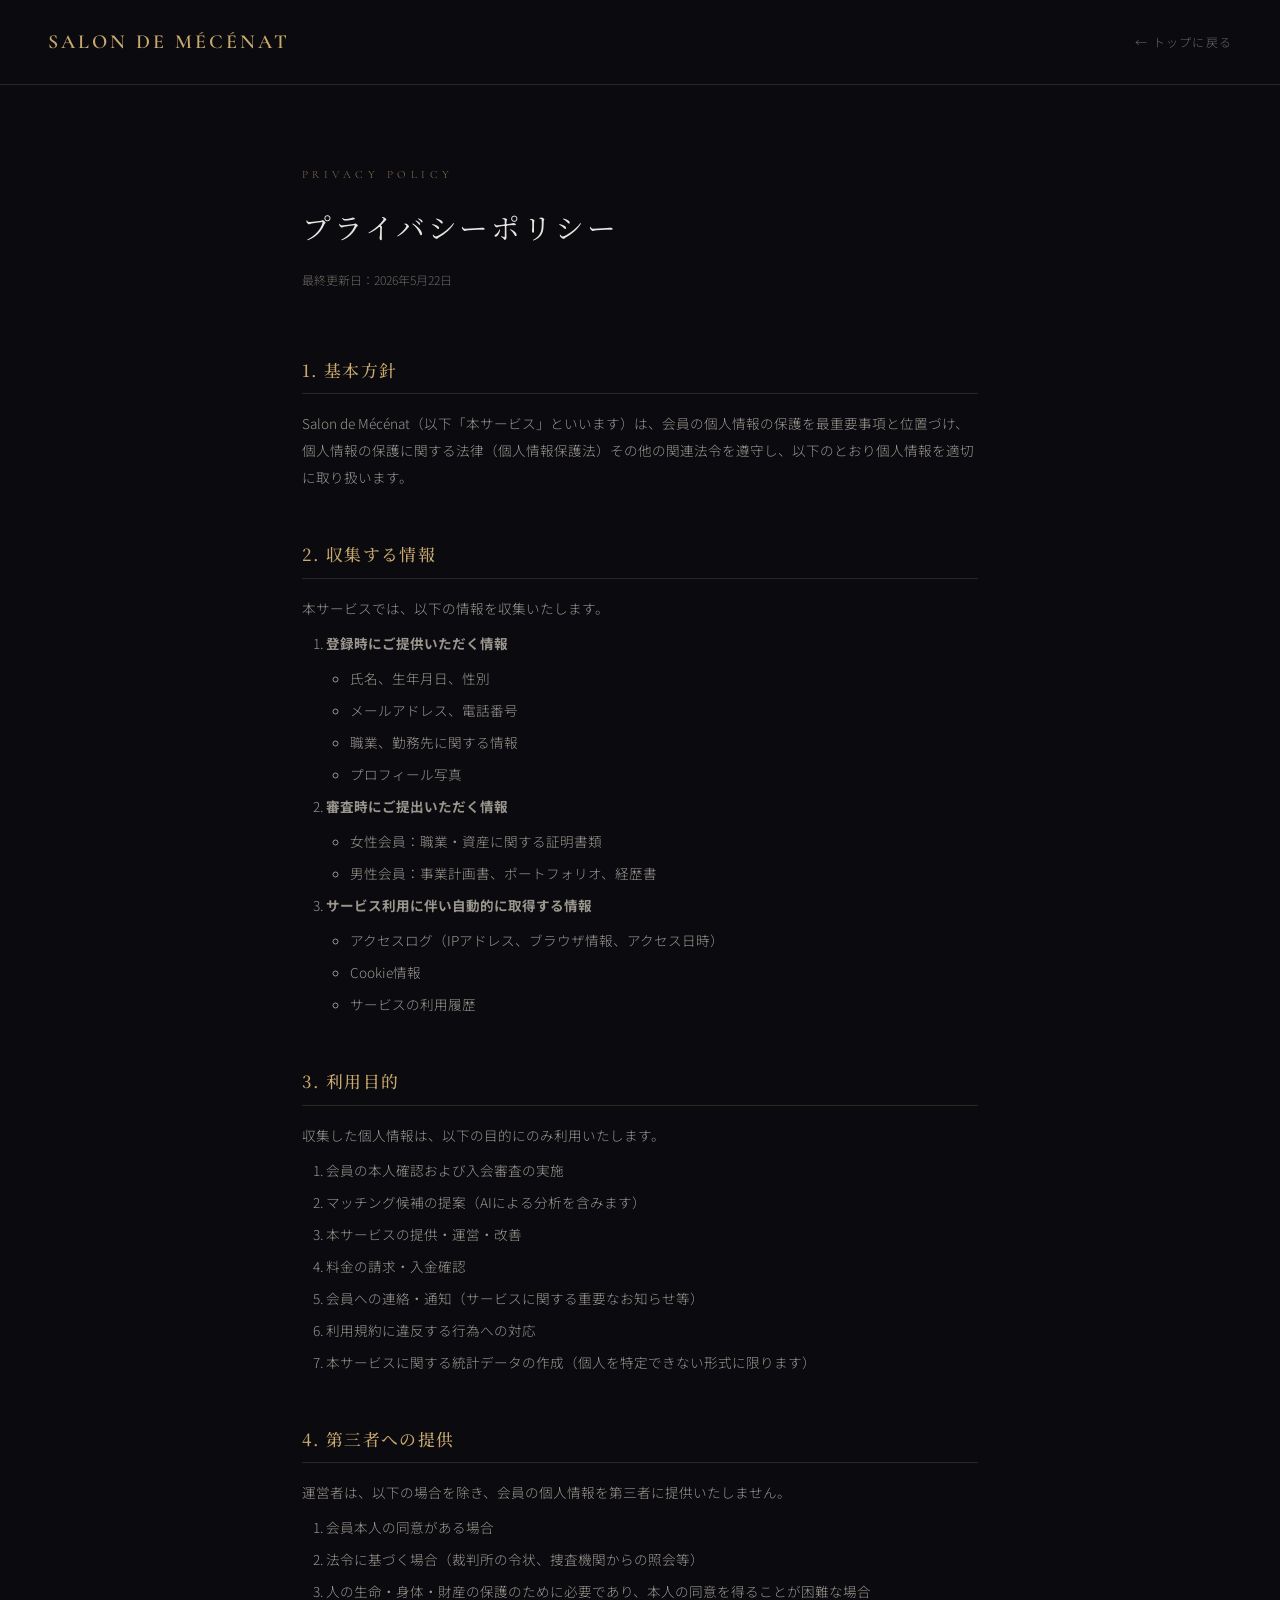
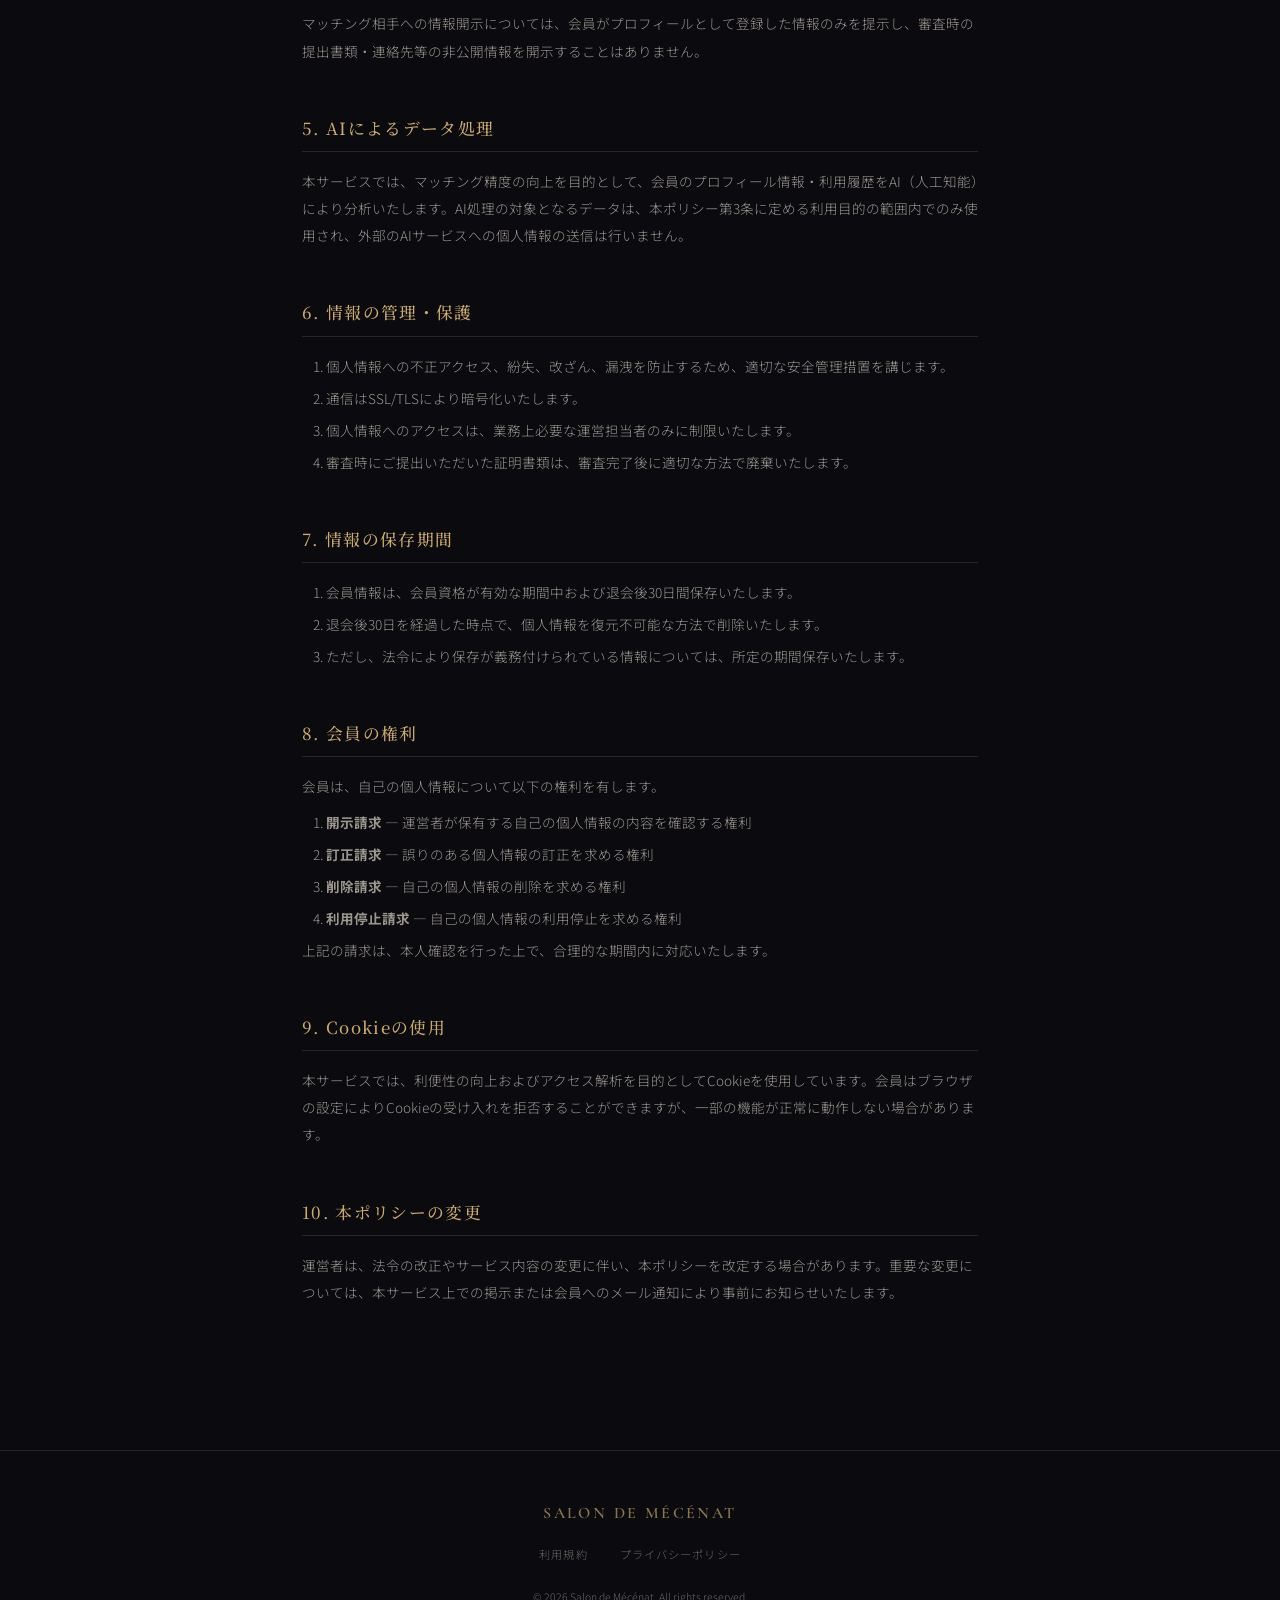
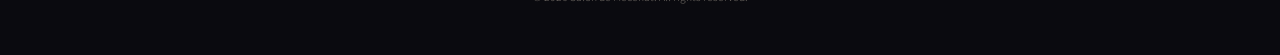
<file: lp/privacy.html>
<!DOCTYPE html>
<html lang="ja">
<head>
  <meta charset="UTF-8">
  <meta name="viewport" content="width=device-width, initial-scale=1.0">
  <title>プライバシーポリシー — Salon de Mécénat</title>
  <link rel="preconnect" href="https://fonts.googleapis.com">
  <link rel="preconnect" href="https://fonts.gstatic.com" crossorigin>
  <link href="https://fonts.googleapis.com/css2?family=Cormorant+Garamond:wght@400;600&family=Noto+Serif+JP:wght@300;400;500;600&family=Noto+Sans+JP:wght@300;400;500&display=swap" rel="stylesheet">
  <style>
    *, *::before, *::after { margin: 0; padding: 0; box-sizing: border-box; }

    :root {
      --color-bg: #0a0a0f;
      --color-bg-warm: #0f0d0a;
      --color-surface: #141418;
      --color-gold: #c9a96e;
      --color-gold-light: #dfc090;
      --color-gold-dim: #8a7550;
      --color-text: #e8e4df;
      --color-text-muted: #9a958d;
      --color-text-dim: #6b6660;
      --color-border: #2a2622;
      --font-serif-en: 'Cormorant Garamond', serif;
      --font-serif-jp: 'Noto Serif JP', serif;
      --font-sans-jp: 'Noto Sans JP', sans-serif;
    }

    html { scroll-behavior: smooth; }

    body {
      font-family: var(--font-sans-jp);
      background-color: var(--color-bg);
      color: var(--color-text);
      line-height: 1.8;
      font-weight: 300;
      -webkit-font-smoothing: antialiased;
    }

    nav {
      padding: 1.5rem 3rem;
      display: flex;
      justify-content: space-between;
      align-items: center;
      border-bottom: 1px solid var(--color-border);
    }

    .nav-logo {
      font-family: var(--font-serif-en);
      font-size: 1.25rem;
      font-weight: 600;
      color: var(--color-gold);
      letter-spacing: 0.15em;
      text-decoration: none;
    }

    .nav-back {
      font-size: 0.75rem;
      letter-spacing: 0.1em;
      color: var(--color-text-dim);
      text-decoration: none;
      transition: color 0.3s;
    }

    .nav-back:hover { color: var(--color-gold); }

    .legal-page {
      max-width: 740px;
      margin: 0 auto;
      padding: 5rem 2rem 6rem;
    }

    .legal-label {
      font-family: var(--font-serif-en);
      font-size: 0.7rem;
      letter-spacing: 0.4em;
      color: var(--color-gold-dim);
      text-transform: uppercase;
      margin-bottom: 1rem;
    }

    .legal-title {
      font-family: var(--font-serif-jp);
      font-size: 1.8rem;
      font-weight: 400;
      color: var(--color-text);
      letter-spacing: 0.1em;
      margin-bottom: 1rem;
    }

    .legal-updated {
      font-size: 0.75rem;
      color: var(--color-text-dim);
      margin-bottom: 4rem;
    }

    .legal-section {
      margin-bottom: 3rem;
    }

    .legal-section h2 {
      font-family: var(--font-serif-jp);
      font-size: 1.05rem;
      font-weight: 500;
      color: var(--color-gold);
      letter-spacing: 0.08em;
      margin-bottom: 1rem;
      padding-bottom: 0.5rem;
      border-bottom: 1px solid var(--color-border);
    }

    .legal-section p,
    .legal-section li {
      font-size: 0.85rem;
      color: var(--color-text-muted);
      line-height: 2;
      margin-bottom: 0.5rem;
    }

    .legal-section ol,
    .legal-section ul {
      padding-left: 1.5rem;
      margin-top: 0.5rem;
    }

    .legal-section ol li {
      margin-bottom: 0.3rem;
    }

    footer {
      padding: 3rem 2rem;
      text-align: center;
      border-top: 1px solid var(--color-border);
    }

    .footer-logo {
      font-family: var(--font-serif-en);
      font-size: 1rem;
      font-weight: 600;
      color: var(--color-gold-dim);
      letter-spacing: 0.15em;
      margin-bottom: 1rem;
    }

    .footer-links {
      display: flex;
      justify-content: center;
      gap: 2rem;
      margin-bottom: 1.5rem;
    }

    .footer-links a {
      font-size: 0.7rem;
      color: var(--color-text-dim);
      text-decoration: none;
      letter-spacing: 0.1em;
      transition: color 0.3s;
    }

    .footer-links a:hover { color: var(--color-gold); }

    .footer-copy {
      font-size: 0.65rem;
      color: var(--color-text-dim);
    }

    @media (max-width: 768px) {
      nav { padding: 1rem 1.5rem; }
      .legal-page { padding: 3rem 1.5rem 4rem; }
      .legal-title { font-size: 1.4rem; }
    }
  </style>
</head>
<body>

  <nav>
    <a href="index.html" class="nav-logo">SALON DE MÉCÉNAT</a>
    <a href="index.html" class="nav-back">← トップに戻る</a>
  </nav>

  <main class="legal-page">
    <p class="legal-label">Privacy Policy</p>
    <h1 class="legal-title">プライバシーポリシー</h1>
    <p class="legal-updated">最終更新日：2026年5月22日</p>

    <div class="legal-section">
      <h2>1. 基本方針</h2>
      <p>Salon de Mécénat（以下「本サービス」といいます）は、会員の個人情報の保護を最重要事項と位置づけ、個人情報の保護に関する法律（個人情報保護法）その他の関連法令を遵守し、以下のとおり個人情報を適切に取り扱います。</p>
    </div>

    <div class="legal-section">
      <h2>2. 収集する情報</h2>
      <p>本サービスでは、以下の情報を収集いたします。</p>
      <ol>
        <li><strong>登録時にご提供いただく情報</strong>
          <ul>
            <li>氏名、生年月日、性別</li>
            <li>メールアドレス、電話番号</li>
            <li>職業、勤務先に関する情報</li>
            <li>プロフィール写真</li>
          </ul>
        </li>
        <li><strong>審査時にご提出いただく情報</strong>
          <ul>
            <li>女性会員：職業・資産に関する証明書類</li>
            <li>男性会員：事業計画書、ポートフォリオ、経歴書</li>
          </ul>
        </li>
        <li><strong>サービス利用に伴い自動的に取得する情報</strong>
          <ul>
            <li>アクセスログ（IPアドレス、ブラウザ情報、アクセス日時）</li>
            <li>Cookie情報</li>
            <li>サービスの利用履歴</li>
          </ul>
        </li>
      </ol>
    </div>

    <div class="legal-section">
      <h2>3. 利用目的</h2>
      <p>収集した個人情報は、以下の目的にのみ利用いたします。</p>
      <ol>
        <li>会員の本人確認および入会審査の実施</li>
        <li>マッチング候補の提案（AIによる分析を含みます）</li>
        <li>本サービスの提供・運営・改善</li>
        <li>料金の請求・入金確認</li>
        <li>会員への連絡・通知（サービスに関する重要なお知らせ等）</li>
        <li>利用規約に違反する行為への対応</li>
        <li>本サービスに関する統計データの作成（個人を特定できない形式に限ります）</li>
      </ol>
    </div>

    <div class="legal-section">
      <h2>4. 第三者への提供</h2>
      <p>運営者は、以下の場合を除き、会員の個人情報を第三者に提供いたしません。</p>
      <ol>
        <li>会員本人の同意がある場合</li>
        <li>法令に基づく場合（裁判所の令状、捜査機関からの照会等）</li>
        <li>人の生命・身体・財産の保護のために必要であり、本人の同意を得ることが困難な場合</li>
      </ol>
      <p>マッチング相手への情報開示については、会員がプロフィールとして登録した情報のみを提示し、審査時の提出書類・連絡先等の非公開情報を開示することはありません。</p>
    </div>

    <div class="legal-section">
      <h2>5. AIによるデータ処理</h2>
      <p>本サービスでは、マッチング精度の向上を目的として、会員のプロフィール情報・利用履歴をAI（人工知能）により分析いたします。AI処理の対象となるデータは、本ポリシー第3条に定める利用目的の範囲内でのみ使用され、外部のAIサービスへの個人情報の送信は行いません。</p>
    </div>

    <div class="legal-section">
      <h2>6. 情報の管理・保護</h2>
      <ol>
        <li>個人情報への不正アクセス、紛失、改ざん、漏洩を防止するため、適切な安全管理措置を講じます。</li>
        <li>通信はSSL/TLSにより暗号化いたします。</li>
        <li>個人情報へのアクセスは、業務上必要な運営担当者のみに制限いたします。</li>
        <li>審査時にご提出いただいた証明書類は、審査完了後に適切な方法で廃棄いたします。</li>
      </ol>
    </div>

    <div class="legal-section">
      <h2>7. 情報の保存期間</h2>
      <ol>
        <li>会員情報は、会員資格が有効な期間中および退会後30日間保存いたします。</li>
        <li>退会後30日を経過した時点で、個人情報を復元不可能な方法で削除いたします。</li>
        <li>ただし、法令により保存が義務付けられている情報については、所定の期間保存いたします。</li>
      </ol>
    </div>

    <div class="legal-section">
      <h2>8. 会員の権利</h2>
      <p>会員は、自己の個人情報について以下の権利を有します。</p>
      <ol>
        <li><strong>開示請求</strong> — 運営者が保有する自己の個人情報の内容を確認する権利</li>
        <li><strong>訂正請求</strong> — 誤りのある個人情報の訂正を求める権利</li>
        <li><strong>削除請求</strong> — 自己の個人情報の削除を求める権利</li>
        <li><strong>利用停止請求</strong> — 自己の個人情報の利用停止を求める権利</li>
      </ol>
      <p>上記の請求は、本人確認を行った上で、合理的な期間内に対応いたします。</p>
    </div>

    <div class="legal-section">
      <h2>9. Cookieの使用</h2>
      <p>本サービスでは、利便性の向上およびアクセス解析を目的としてCookieを使用しています。会員はブラウザの設定によりCookieの受け入れを拒否することができますが、一部の機能が正常に動作しない場合があります。</p>
    </div>

    <div class="legal-section">
      <h2>10. 本ポリシーの変更</h2>
      <p>運営者は、法令の改正やサービス内容の変更に伴い、本ポリシーを改定する場合があります。重要な変更については、本サービス上での掲示または会員へのメール通知により事前にお知らせいたします。</p>
    </div>

  </main>

  <footer>
    <p class="footer-logo">SALON DE MÉCÉNAT</p>
    <div class="footer-links">
      <a href="terms.html">利用規約</a>
      <a href="privacy.html">プライバシーポリシー</a>
    </div>
    <p class="footer-copy">&copy; 2026 Salon de Mécénat. All rights reserved.</p>
  </footer>

</body>
</html>
</file>
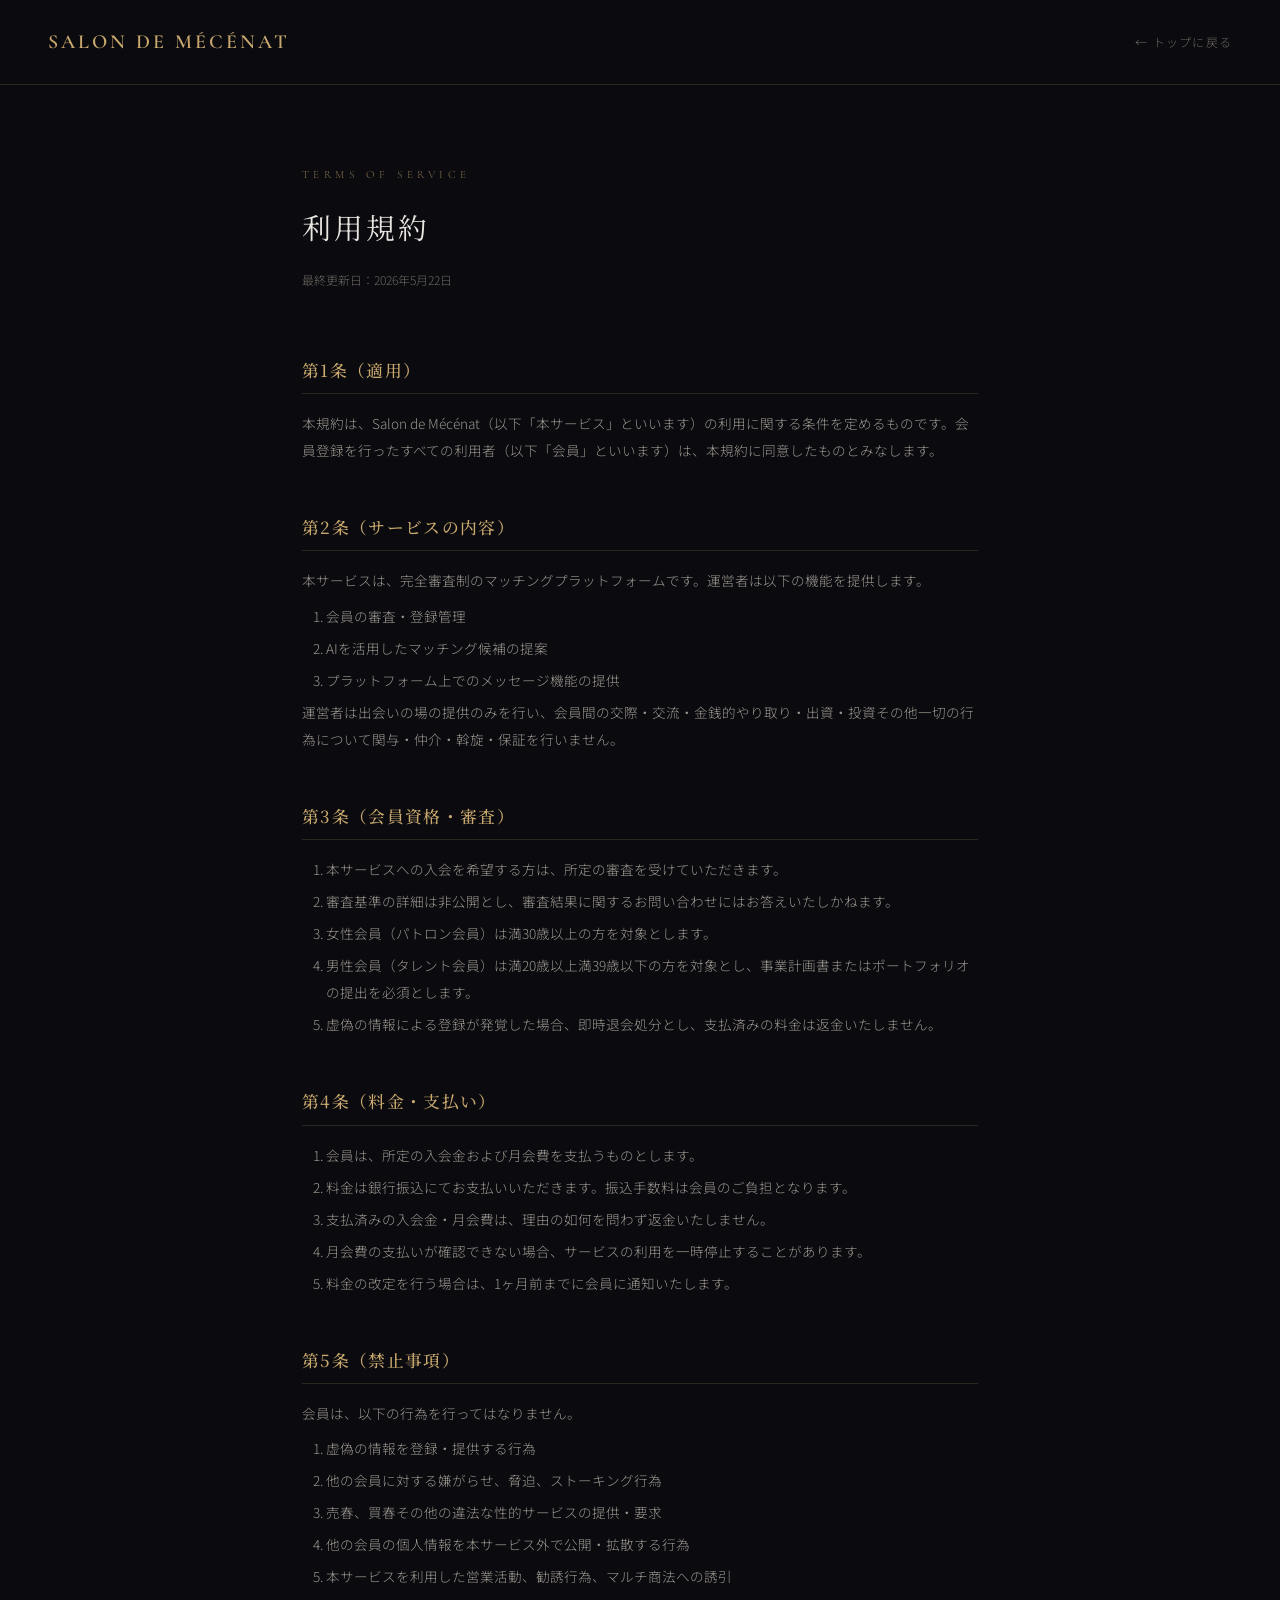
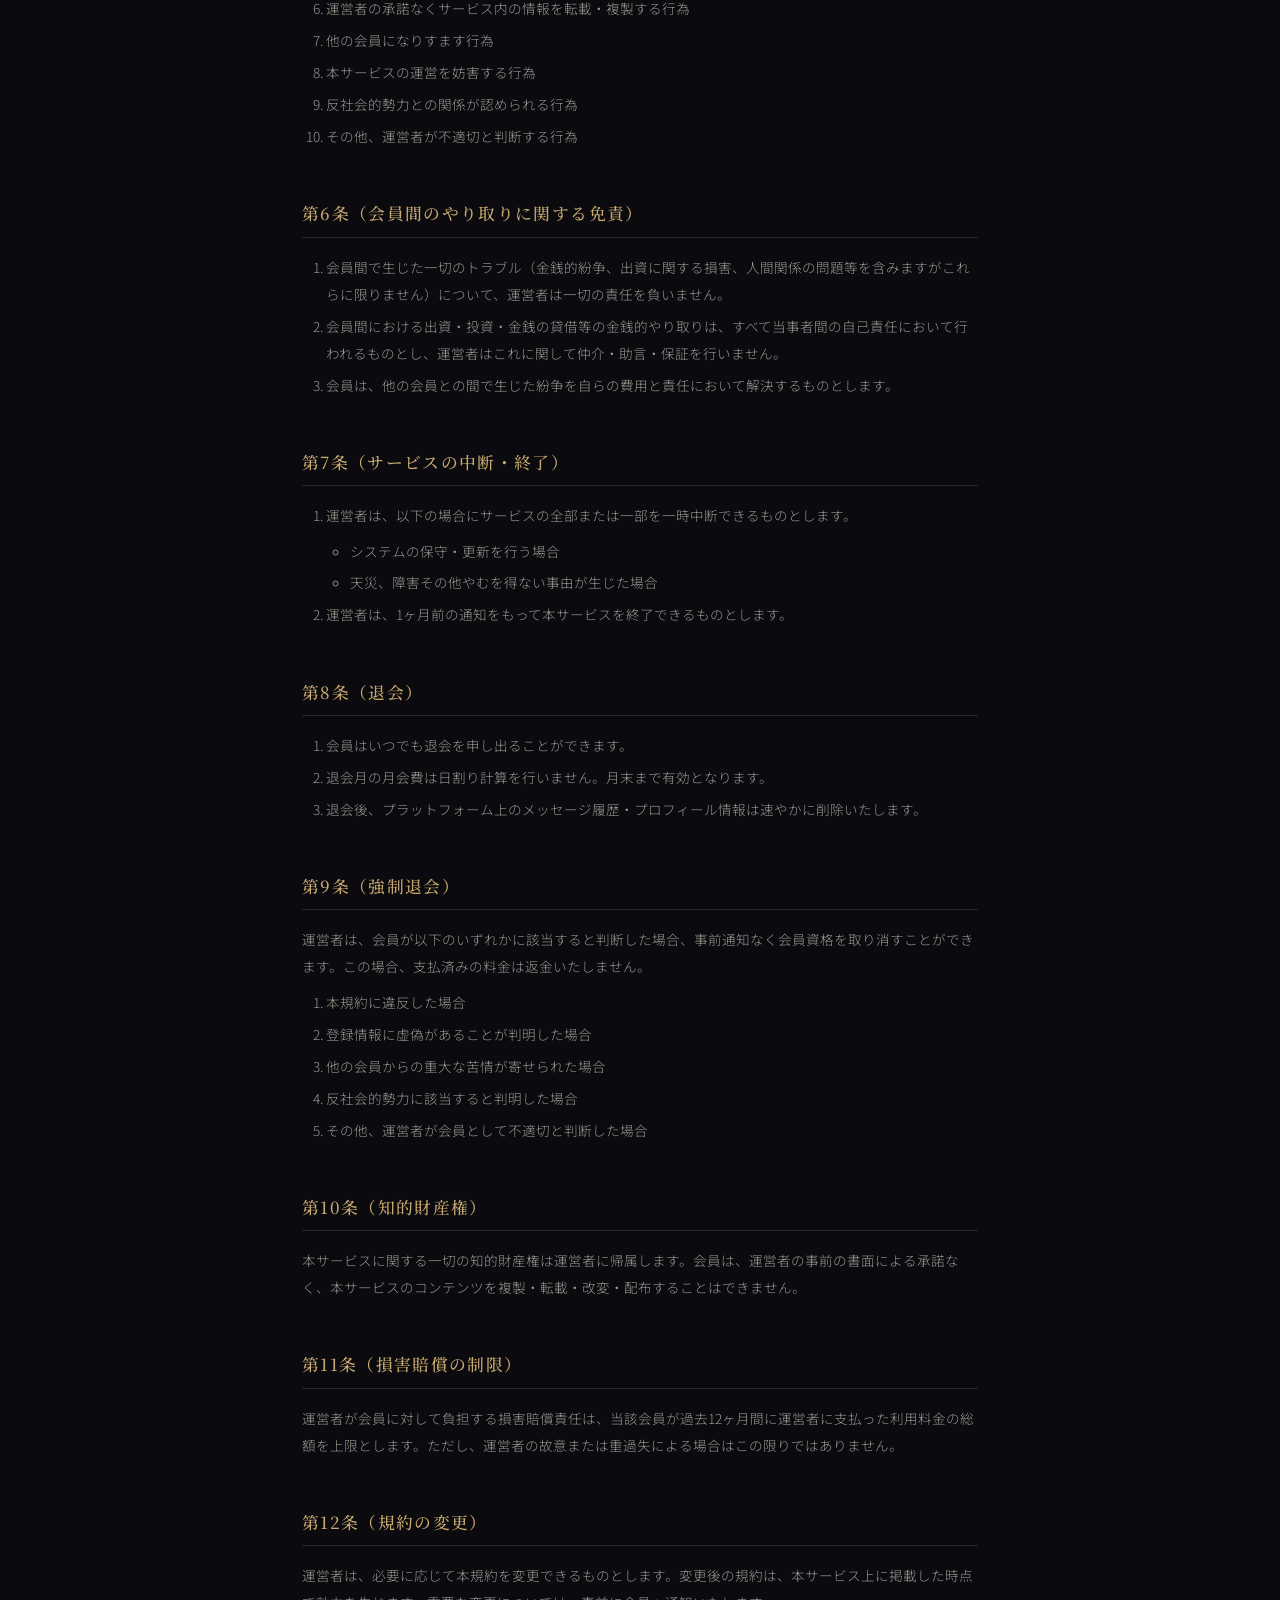
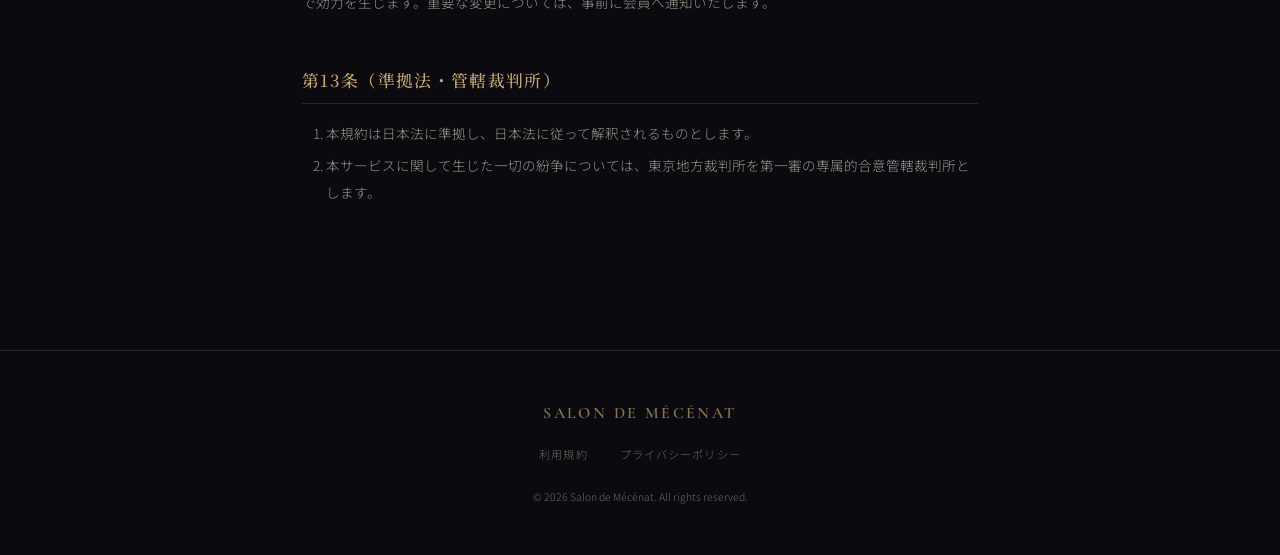
<file: lp/terms.html>
<!DOCTYPE html>
<html lang="ja">
<head>
  <meta charset="UTF-8">
  <meta name="viewport" content="width=device-width, initial-scale=1.0">
  <title>利用規約 — Salon de Mécénat</title>
  <link rel="preconnect" href="https://fonts.googleapis.com">
  <link rel="preconnect" href="https://fonts.gstatic.com" crossorigin>
  <link href="https://fonts.googleapis.com/css2?family=Cormorant+Garamond:wght@400;600&family=Noto+Serif+JP:wght@300;400;500;600&family=Noto+Sans+JP:wght@300;400;500&display=swap" rel="stylesheet">
  <style>
    *, *::before, *::after { margin: 0; padding: 0; box-sizing: border-box; }

    :root {
      --color-bg: #0a0a0f;
      --color-bg-warm: #0f0d0a;
      --color-surface: #141418;
      --color-gold: #c9a96e;
      --color-gold-light: #dfc090;
      --color-gold-dim: #8a7550;
      --color-text: #e8e4df;
      --color-text-muted: #9a958d;
      --color-text-dim: #6b6660;
      --color-border: #2a2622;
      --font-serif-en: 'Cormorant Garamond', serif;
      --font-serif-jp: 'Noto Serif JP', serif;
      --font-sans-jp: 'Noto Sans JP', sans-serif;
    }

    html { scroll-behavior: smooth; }

    body {
      font-family: var(--font-sans-jp);
      background-color: var(--color-bg);
      color: var(--color-text);
      line-height: 1.8;
      font-weight: 300;
      -webkit-font-smoothing: antialiased;
    }

    nav {
      padding: 1.5rem 3rem;
      display: flex;
      justify-content: space-between;
      align-items: center;
      border-bottom: 1px solid var(--color-border);
    }

    .nav-logo {
      font-family: var(--font-serif-en);
      font-size: 1.25rem;
      font-weight: 600;
      color: var(--color-gold);
      letter-spacing: 0.15em;
      text-decoration: none;
    }

    .nav-back {
      font-size: 0.75rem;
      letter-spacing: 0.1em;
      color: var(--color-text-dim);
      text-decoration: none;
      transition: color 0.3s;
    }

    .nav-back:hover { color: var(--color-gold); }

    .legal-page {
      max-width: 740px;
      margin: 0 auto;
      padding: 5rem 2rem 6rem;
    }

    .legal-label {
      font-family: var(--font-serif-en);
      font-size: 0.7rem;
      letter-spacing: 0.4em;
      color: var(--color-gold-dim);
      text-transform: uppercase;
      margin-bottom: 1rem;
    }

    .legal-title {
      font-family: var(--font-serif-jp);
      font-size: 1.8rem;
      font-weight: 400;
      color: var(--color-text);
      letter-spacing: 0.1em;
      margin-bottom: 1rem;
    }

    .legal-updated {
      font-size: 0.75rem;
      color: var(--color-text-dim);
      margin-bottom: 4rem;
    }

    .legal-section {
      margin-bottom: 3rem;
    }

    .legal-section h2 {
      font-family: var(--font-serif-jp);
      font-size: 1.05rem;
      font-weight: 500;
      color: var(--color-gold);
      letter-spacing: 0.08em;
      margin-bottom: 1rem;
      padding-bottom: 0.5rem;
      border-bottom: 1px solid var(--color-border);
    }

    .legal-section p,
    .legal-section li {
      font-size: 0.85rem;
      color: var(--color-text-muted);
      line-height: 2;
      margin-bottom: 0.5rem;
    }

    .legal-section ol,
    .legal-section ul {
      padding-left: 1.5rem;
      margin-top: 0.5rem;
    }

    .legal-section ol li {
      margin-bottom: 0.3rem;
    }

    footer {
      padding: 3rem 2rem;
      text-align: center;
      border-top: 1px solid var(--color-border);
    }

    .footer-logo {
      font-family: var(--font-serif-en);
      font-size: 1rem;
      font-weight: 600;
      color: var(--color-gold-dim);
      letter-spacing: 0.15em;
      margin-bottom: 1rem;
    }

    .footer-links {
      display: flex;
      justify-content: center;
      gap: 2rem;
      margin-bottom: 1.5rem;
    }

    .footer-links a {
      font-size: 0.7rem;
      color: var(--color-text-dim);
      text-decoration: none;
      letter-spacing: 0.1em;
      transition: color 0.3s;
    }

    .footer-links a:hover { color: var(--color-gold); }

    .footer-copy {
      font-size: 0.65rem;
      color: var(--color-text-dim);
    }

    @media (max-width: 768px) {
      nav { padding: 1rem 1.5rem; }
      .legal-page { padding: 3rem 1.5rem 4rem; }
      .legal-title { font-size: 1.4rem; }
    }
  </style>
</head>
<body>

  <nav>
    <a href="index.html" class="nav-logo">SALON DE MÉCÉNAT</a>
    <a href="index.html" class="nav-back">← トップに戻る</a>
  </nav>

  <main class="legal-page">
    <p class="legal-label">Terms of Service</p>
    <h1 class="legal-title">利用規約</h1>
    <p class="legal-updated">最終更新日：2026年5月22日</p>

    <div class="legal-section">
      <h2>第1条（適用）</h2>
      <p>本規約は、Salon de Mécénat（以下「本サービス」といいます）の利用に関する条件を定めるものです。会員登録を行ったすべての利用者（以下「会員」といいます）は、本規約に同意したものとみなします。</p>
    </div>

    <div class="legal-section">
      <h2>第2条（サービスの内容）</h2>
      <p>本サービスは、完全審査制のマッチングプラットフォームです。運営者は以下の機能を提供します。</p>
      <ol>
        <li>会員の審査・登録管理</li>
        <li>AIを活用したマッチング候補の提案</li>
        <li>プラットフォーム上でのメッセージ機能の提供</li>
      </ol>
      <p>運営者は出会いの場の提供のみを行い、会員間の交際・交流・金銭的やり取り・出資・投資その他一切の行為について関与・仲介・斡旋・保証を行いません。</p>
    </div>

    <div class="legal-section">
      <h2>第3条（会員資格・審査）</h2>
      <ol>
        <li>本サービスへの入会を希望する方は、所定の審査を受けていただきます。</li>
        <li>審査基準の詳細は非公開とし、審査結果に関するお問い合わせにはお答えいたしかねます。</li>
        <li>女性会員（パトロン会員）は満30歳以上の方を対象とします。</li>
        <li>男性会員（タレント会員）は満20歳以上満39歳以下の方を対象とし、事業計画書またはポートフォリオの提出を必須とします。</li>
        <li>虚偽の情報による登録が発覚した場合、即時退会処分とし、支払済みの料金は返金いたしません。</li>
      </ol>
    </div>

    <div class="legal-section">
      <h2>第4条（料金・支払い）</h2>
      <ol>
        <li>会員は、所定の入会金および月会費を支払うものとします。</li>
        <li>料金は銀行振込にてお支払いいただきます。振込手数料は会員のご負担となります。</li>
        <li>支払済みの入会金・月会費は、理由の如何を問わず返金いたしません。</li>
        <li>月会費の支払いが確認できない場合、サービスの利用を一時停止することがあります。</li>
        <li>料金の改定を行う場合は、1ヶ月前までに会員に通知いたします。</li>
      </ol>
    </div>

    <div class="legal-section">
      <h2>第5条（禁止事項）</h2>
      <p>会員は、以下の行為を行ってはなりません。</p>
      <ol>
        <li>虚偽の情報を登録・提供する行為</li>
        <li>他の会員に対する嫌がらせ、脅迫、ストーキング行為</li>
        <li>売春、買春その他の違法な性的サービスの提供・要求</li>
        <li>他の会員の個人情報を本サービス外で公開・拡散する行為</li>
        <li>本サービスを利用した営業活動、勧誘行為、マルチ商法への誘引</li>
        <li>運営者の承諾なくサービス内の情報を転載・複製する行為</li>
        <li>他の会員になりすます行為</li>
        <li>本サービスの運営を妨害する行為</li>
        <li>反社会的勢力との関係が認められる行為</li>
        <li>その他、運営者が不適切と判断する行為</li>
      </ol>
    </div>

    <div class="legal-section">
      <h2>第6条（会員間のやり取りに関する免責）</h2>
      <ol>
        <li>会員間で生じた一切のトラブル（金銭的紛争、出資に関する損害、人間関係の問題等を含みますがこれらに限りません）について、運営者は一切の責任を負いません。</li>
        <li>会員間における出資・投資・金銭の貸借等の金銭的やり取りは、すべて当事者間の自己責任において行われるものとし、運営者はこれに関して仲介・助言・保証を行いません。</li>
        <li>会員は、他の会員との間で生じた紛争を自らの費用と責任において解決するものとします。</li>
      </ol>
    </div>

    <div class="legal-section">
      <h2>第7条（サービスの中断・終了）</h2>
      <ol>
        <li>運営者は、以下の場合にサービスの全部または一部を一時中断できるものとします。
          <ul>
            <li>システムの保守・更新を行う場合</li>
            <li>天災、障害その他やむを得ない事由が生じた場合</li>
          </ul>
        </li>
        <li>運営者は、1ヶ月前の通知をもって本サービスを終了できるものとします。</li>
      </ol>
    </div>

    <div class="legal-section">
      <h2>第8条（退会）</h2>
      <ol>
        <li>会員はいつでも退会を申し出ることができます。</li>
        <li>退会月の月会費は日割り計算を行いません。月末まで有効となります。</li>
        <li>退会後、プラットフォーム上のメッセージ履歴・プロフィール情報は速やかに削除いたします。</li>
      </ol>
    </div>

    <div class="legal-section">
      <h2>第9条（強制退会）</h2>
      <p>運営者は、会員が以下のいずれかに該当すると判断した場合、事前通知なく会員資格を取り消すことができます。この場合、支払済みの料金は返金いたしません。</p>
      <ol>
        <li>本規約に違反した場合</li>
        <li>登録情報に虚偽があることが判明した場合</li>
        <li>他の会員からの重大な苦情が寄せられた場合</li>
        <li>反社会的勢力に該当すると判明した場合</li>
        <li>その他、運営者が会員として不適切と判断した場合</li>
      </ol>
    </div>

    <div class="legal-section">
      <h2>第10条（知的財産権）</h2>
      <p>本サービスに関する一切の知的財産権は運営者に帰属します。会員は、運営者の事前の書面による承諾なく、本サービスのコンテンツを複製・転載・改変・配布することはできません。</p>
    </div>

    <div class="legal-section">
      <h2>第11条（損害賠償の制限）</h2>
      <p>運営者が会員に対して負担する損害賠償責任は、当該会員が過去12ヶ月間に運営者に支払った利用料金の総額を上限とします。ただし、運営者の故意または重過失による場合はこの限りではありません。</p>
    </div>

    <div class="legal-section">
      <h2>第12条（規約の変更）</h2>
      <p>運営者は、必要に応じて本規約を変更できるものとします。変更後の規約は、本サービス上に掲載した時点で効力を生じます。重要な変更については、事前に会員へ通知いたします。</p>
    </div>

    <div class="legal-section">
      <h2>第13条（準拠法・管轄裁判所）</h2>
      <ol>
        <li>本規約は日本法に準拠し、日本法に従って解釈されるものとします。</li>
        <li>本サービスに関して生じた一切の紛争については、東京地方裁判所を第一審の専属的合意管轄裁判所とします。</li>
      </ol>
    </div>

  </main>

  <footer>
    <p class="footer-logo">SALON DE MÉCÉNAT</p>
    <div class="footer-links">
      <a href="terms.html">利用規約</a>
      <a href="privacy.html">プライバシーポリシー</a>
    </div>
    <p class="footer-copy">&copy; 2026 Salon de Mécénat. All rights reserved.</p>
  </footer>

</body>
</html>
</file>
